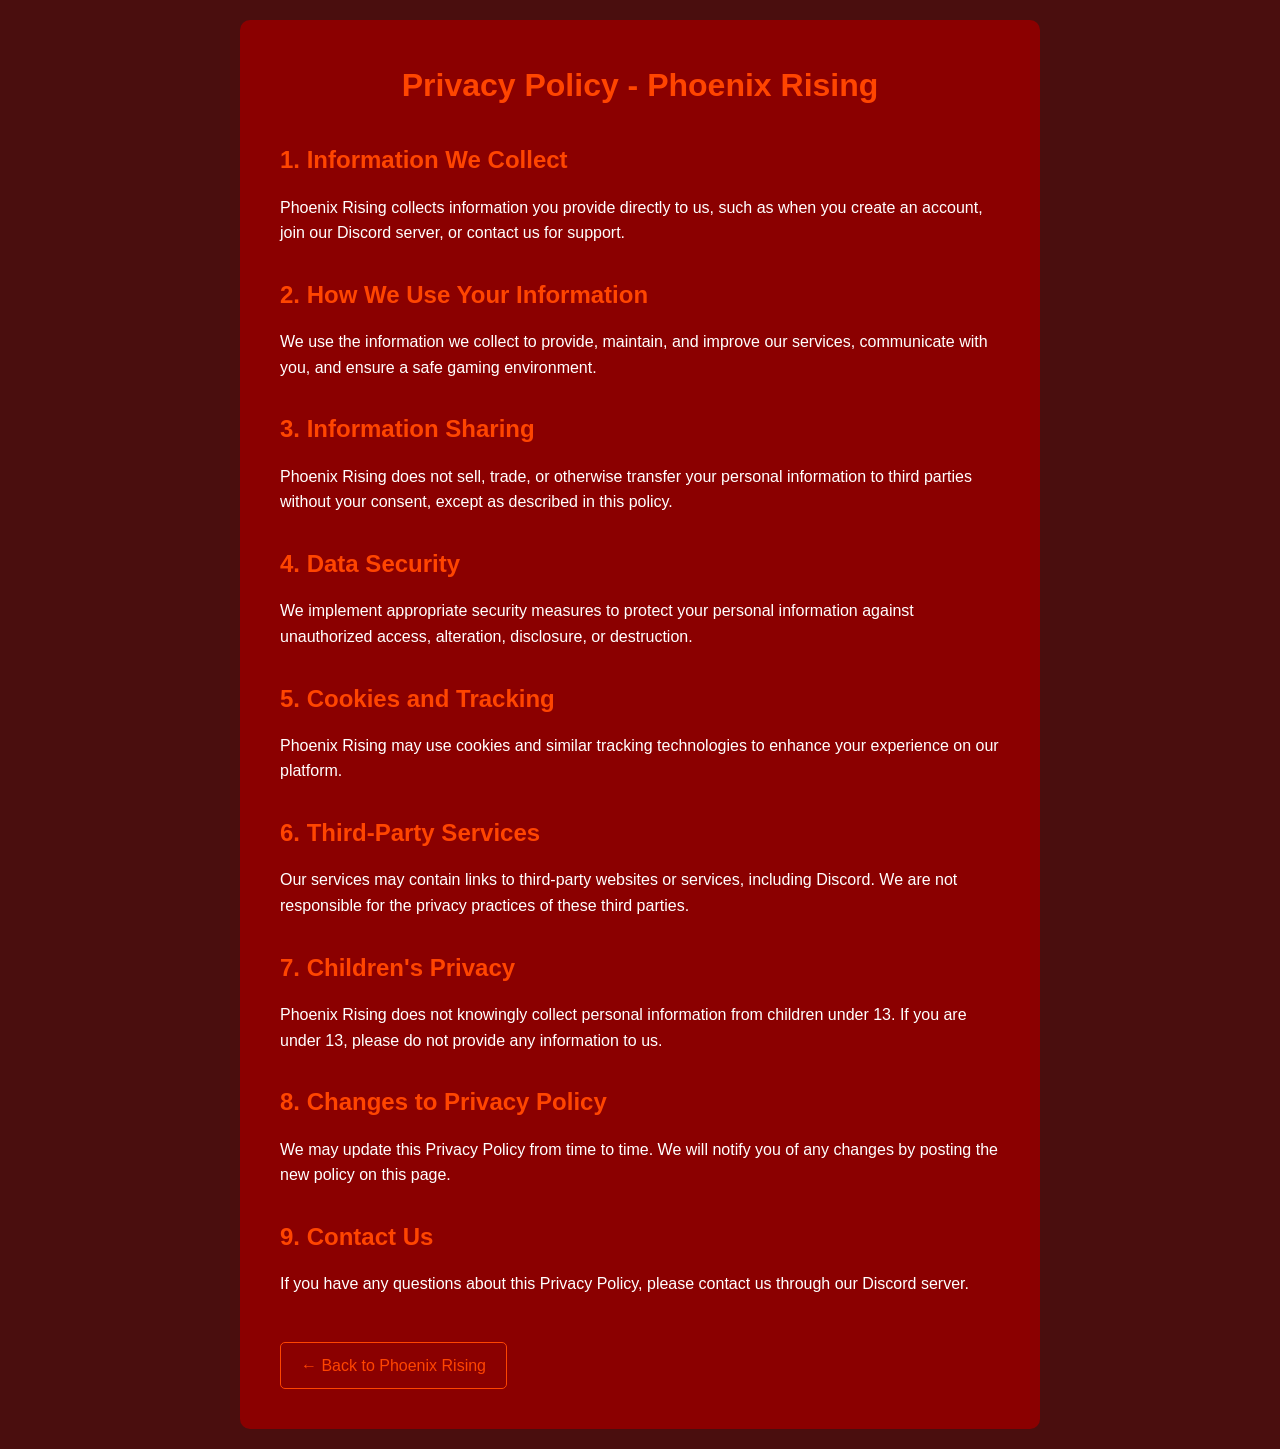
<file: phoenixrising-privacy.html>
<!DOCTYPE html>
<html lang="pt-br">
<head>
    <meta charset="UTF-8">
    <meta name="viewport" content="width=device-width, initial-scale=1.0">
    <title>Privacy Policy - Phoenix Rising</title>
    <link rel="icon" href="data:image/svg+xml,<svg xmlns='http://www.w3.org/2000/svg' viewBox='0 0 100 100'><text y='.9em' font-size='90'>🔥</text></svg>">
    <style>
        * { margin: 0; padding: 0; box-sizing: border-box; font-family: 'Segoe UI', Tahoma, Geneva, Verdana, sans-serif; }
        body { background-color: #4A0E0E; color: #ffffff; line-height: 1.6; padding: 20px; }
        .container { max-width: 800px; margin: 0 auto; background-color: #8B0000; padding: 40px; border-radius: 10px; }
        h1 { color: #FF4500; margin-bottom: 30px; text-align: center; }
        h2 { color: #FF4500; margin-top: 30px; margin-bottom: 15px; }
        p { margin-bottom: 15px; }
        .back-link { display: inline-block; margin-top: 30px; color: #FF4500; text-decoration: none; padding: 10px 20px; border: 1px solid #FF4500; border-radius: 5px; transition: all 0.3s ease; }
        .back-link:hover { background-color: #FF4500; color: white; }
    </style>
</head>
<body>
    <div class="container">
        <h1>Privacy Policy - Phoenix Rising</h1>
        <h2>1. Information We Collect</h2>
        <p>Phoenix Rising collects information you provide directly to us, such as when you create an account, join our Discord server, or contact us for support.</p>
        <h2>2. How We Use Your Information</h2>
        <p>We use the information we collect to provide, maintain, and improve our services, communicate with you, and ensure a safe gaming environment.</p>
        <h2>3. Information Sharing</h2>
        <p>Phoenix Rising does not sell, trade, or otherwise transfer your personal information to third parties without your consent, except as described in this policy.</p>
        <h2>4. Data Security</h2>
        <p>We implement appropriate security measures to protect your personal information against unauthorized access, alteration, disclosure, or destruction.</p>
        <h2>5. Cookies and Tracking</h2>
        <p>Phoenix Rising may use cookies and similar tracking technologies to enhance your experience on our platform.</p>
        <h2>6. Third-Party Services</h2>
        <p>Our services may contain links to third-party websites or services, including Discord. We are not responsible for the privacy practices of these third parties.</p>
        <h2>7. Children's Privacy</h2>
        <p>Phoenix Rising does not knowingly collect personal information from children under 13. If you are under 13, please do not provide any information to us.</p>
        <h2>8. Changes to Privacy Policy</h2>
        <p>We may update this Privacy Policy from time to time. We will notify you of any changes by posting the new policy on this page.</p>
        <h2>9. Contact Us</h2>
        <p>If you have any questions about this Privacy Policy, please contact us through our Discord server.</p>
        <a href="phoenixrising.html" class="back-link">← Back to Phoenix Rising</a>
    </div>
</body>
</html>
</file>
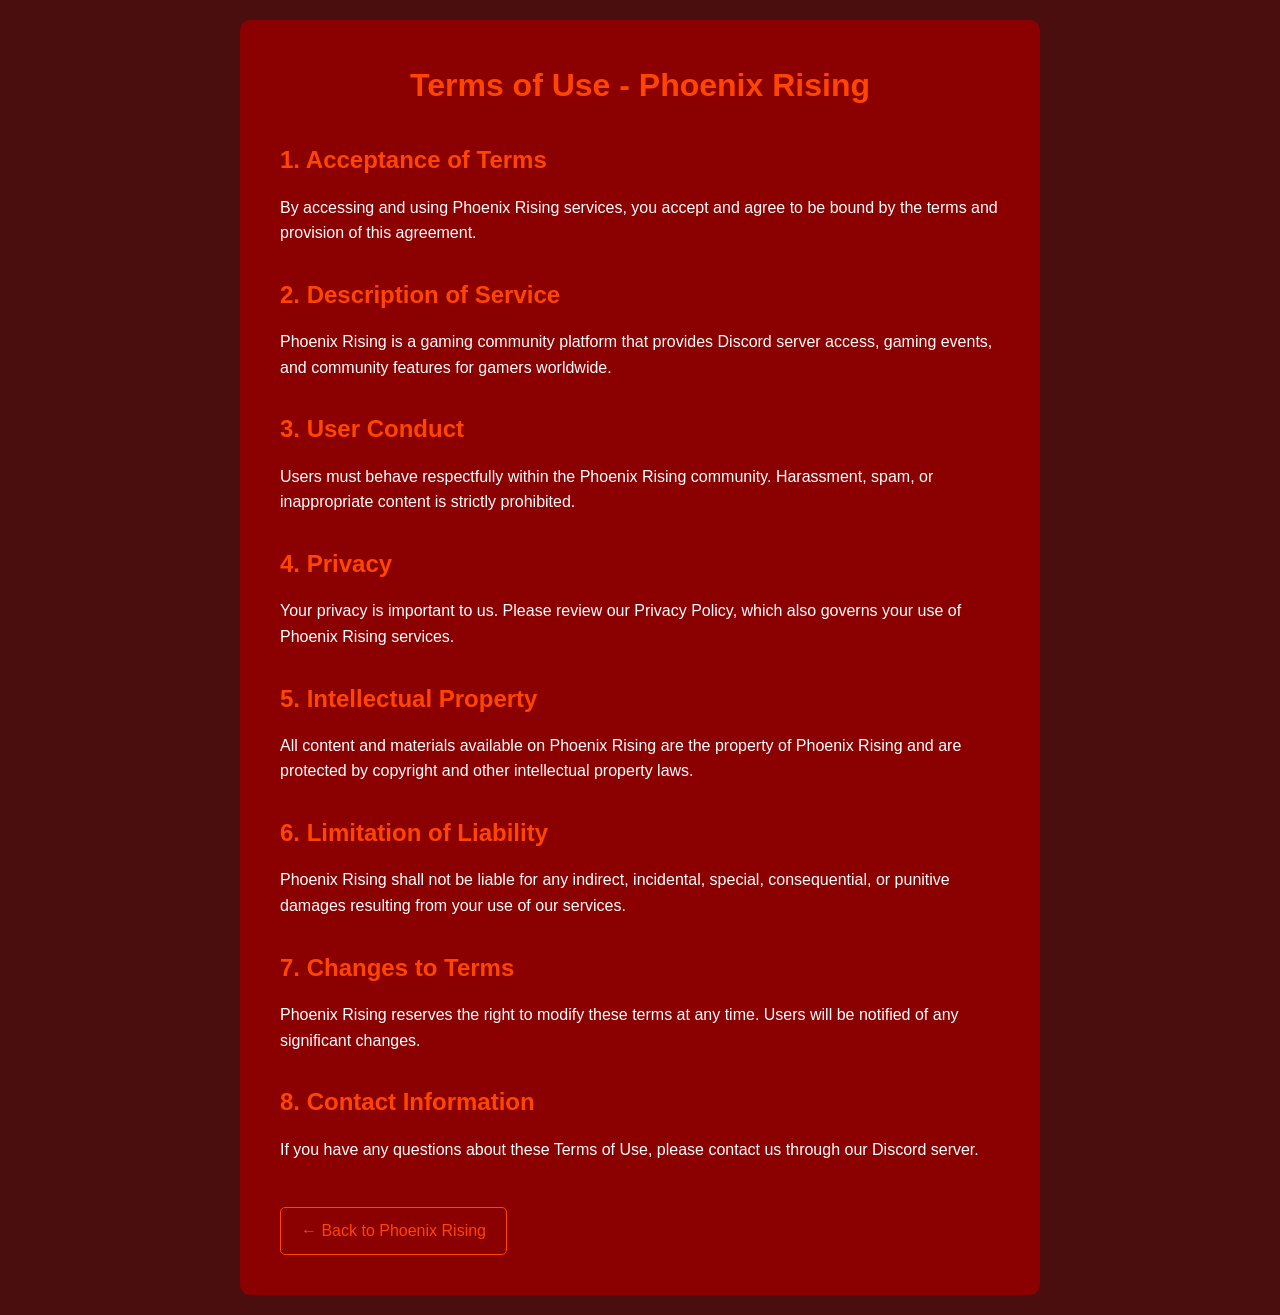
<file: phoenixrising-terms.html>
<!DOCTYPE html>
<html lang="pt-br">
<head>
    <meta charset="UTF-8">
    <meta name="viewport" content="width=device-width, initial-scale=1.0">
    <title>Terms of Use - Phoenix Rising</title>
    <link rel="icon" href="data:image/svg+xml,<svg xmlns='http://www.w3.org/2000/svg' viewBox='0 0 100 100'><text y='.9em' font-size='90'>🔥</text></svg>">
    <style>
        * { margin: 0; padding: 0; box-sizing: border-box; font-family: 'Segoe UI', Tahoma, Geneva, Verdana, sans-serif; }
        body { background-color: #4A0E0E; color: #ffffff; line-height: 1.6; padding: 20px; }
        .container { max-width: 800px; margin: 0 auto; background-color: #8B0000; padding: 40px; border-radius: 10px; }
        h1 { color: #FF4500; margin-bottom: 30px; text-align: center; }
        h2 { color: #FF4500; margin-top: 30px; margin-bottom: 15px; }
        p { margin-bottom: 15px; }
        .back-link { display: inline-block; margin-top: 30px; color: #FF4500; text-decoration: none; padding: 10px 20px; border: 1px solid #FF4500; border-radius: 5px; transition: all 0.3s ease; }
        .back-link:hover { background-color: #FF4500; color: white; }
    </style>
</head>
<body>
    <div class="container">
        <h1>Terms of Use - Phoenix Rising</h1>
        <h2>1. Acceptance of Terms</h2>
        <p>By accessing and using Phoenix Rising services, you accept and agree to be bound by the terms and provision of this agreement.</p>
        <h2>2. Description of Service</h2>
        <p>Phoenix Rising is a gaming community platform that provides Discord server access, gaming events, and community features for gamers worldwide.</p>
        <h2>3. User Conduct</h2>
        <p>Users must behave respectfully within the Phoenix Rising community. Harassment, spam, or inappropriate content is strictly prohibited.</p>
        <h2>4. Privacy</h2>
        <p>Your privacy is important to us. Please review our Privacy Policy, which also governs your use of Phoenix Rising services.</p>
        <h2>5. Intellectual Property</h2>
        <p>All content and materials available on Phoenix Rising are the property of Phoenix Rising and are protected by copyright and other intellectual property laws.</p>
        <h2>6. Limitation of Liability</h2>
        <p>Phoenix Rising shall not be liable for any indirect, incidental, special, consequential, or punitive damages resulting from your use of our services.</p>
        <h2>7. Changes to Terms</h2>
        <p>Phoenix Rising reserves the right to modify these terms at any time. Users will be notified of any significant changes.</p>
        <h2>8. Contact Information</h2>
        <p>If you have any questions about these Terms of Use, please contact us through our Discord server.</p>
        <a href="phoenixrising.html" class="back-link">← Back to Phoenix Rising</a>
    </div>
</body>
</html>
</file>
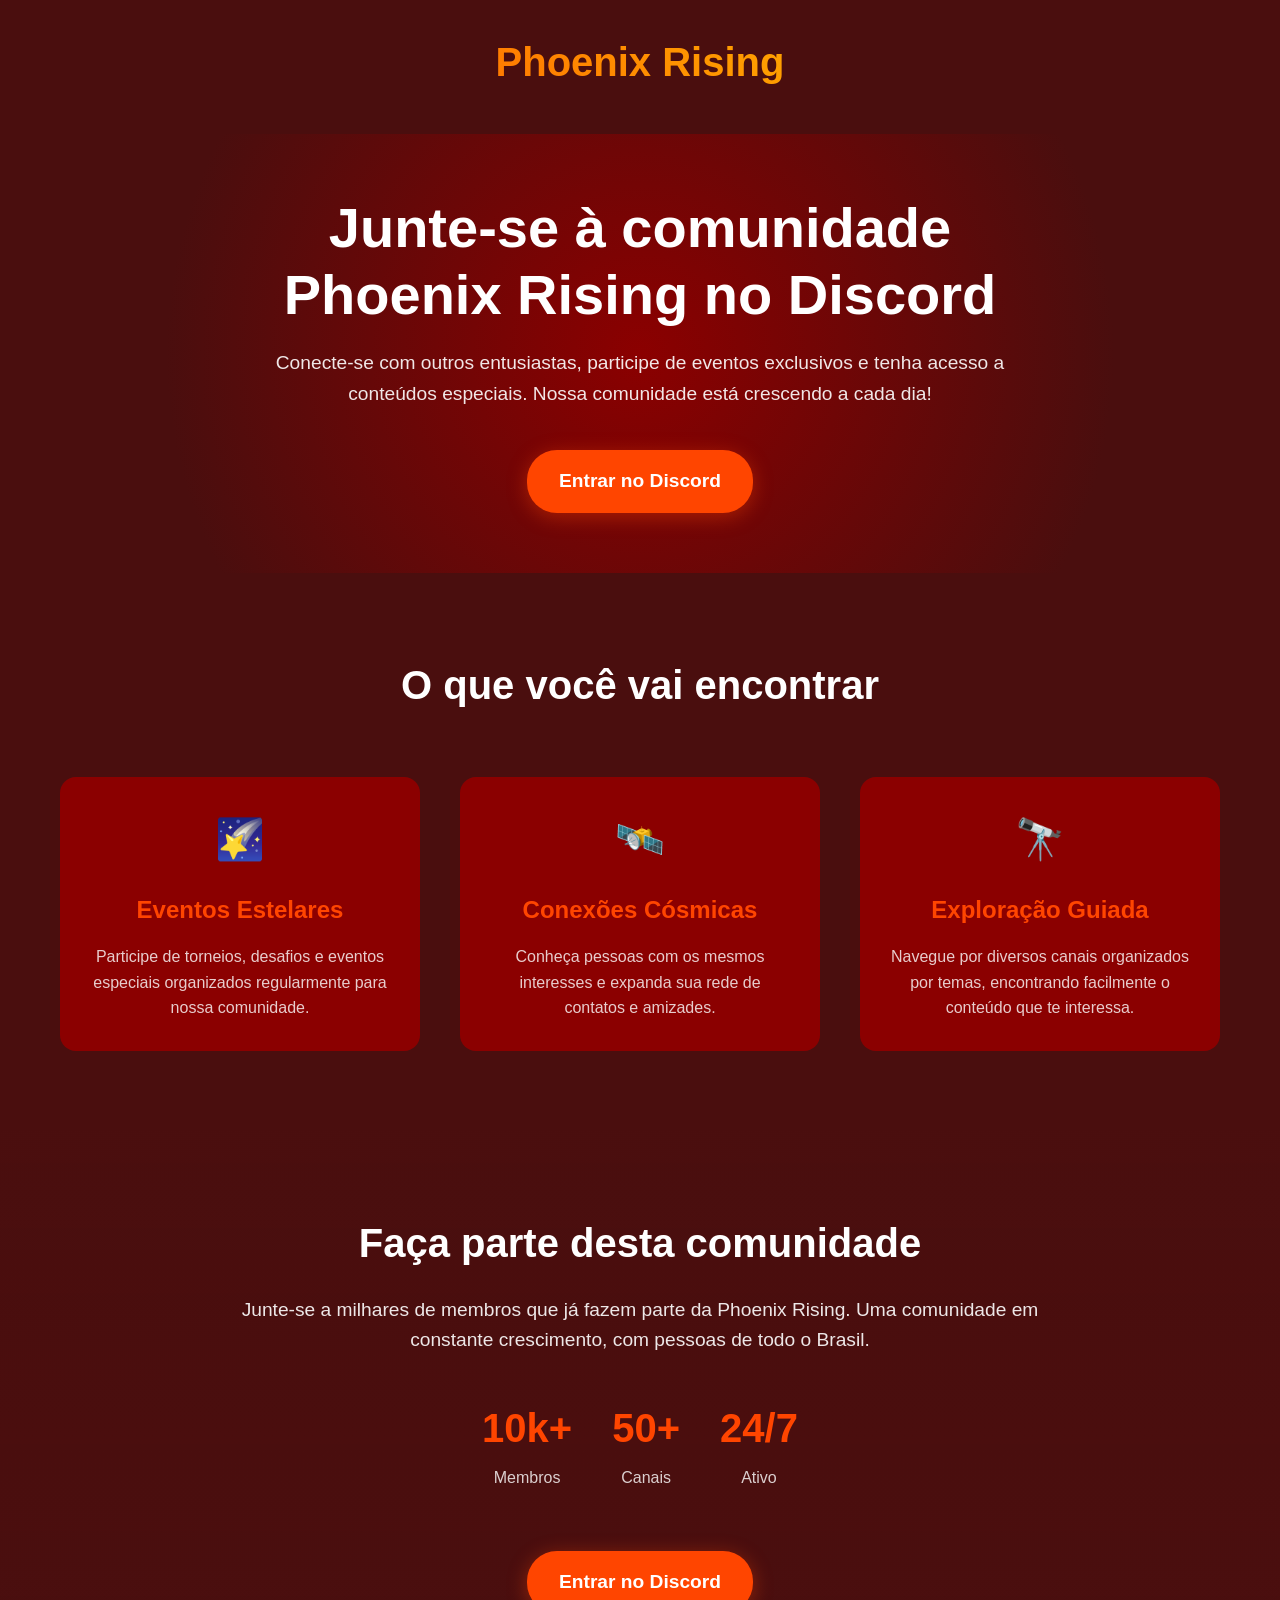
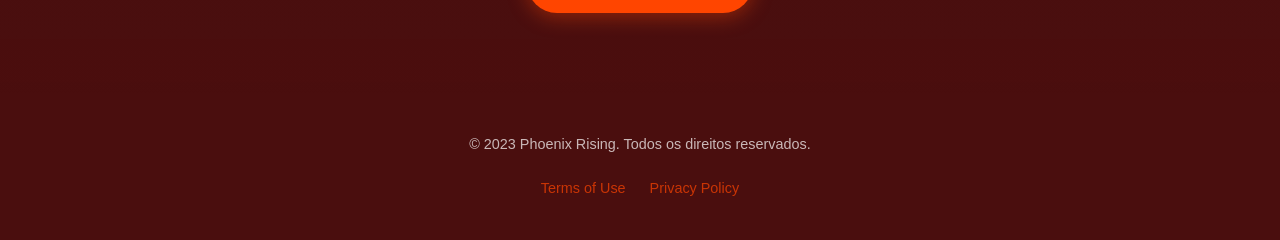
<file: phoenixrising.html>
<!DOCTYPE html>
<html lang="pt-br">
<head>
    <meta charset="UTF-8">
    <meta name="viewport" content="width=device-width, initial-scale=1.0">
    <title>Phoenix Rising | Legendary Gaming Hub</title>
    <link rel="icon" href="data:image/svg+xml,<svg xmlns='http://www.w3.org/2000/svg' viewBox='0 0 100 100'><text y='.9em' font-size='90'>🔥</text></svg>">
    <style>
        * {
            margin: 0;
            padding: 0;
            box-sizing: border-box;
            font-family: 'Segoe UI', Tahoma, Geneva, Verdana, sans-serif;
        }
        
        body {
            background-color: #4A0E0E;
            color: #ffffff;
            line-height: 1.6;
        }
        
        .cosmic-container {
            max-width: 1200px;
            margin: 0 auto;
            padding: 0 20px;
        }
        
        .cosmic-header {
            padding: 30px 0;
            text-align: center;
        }
        
        .cosmic-title {
            font-size: 2.5rem;
            font-weight: 800;
            margin-bottom: 10px;
            background: linear-gradient(45deg, #FF4500, #FFD700);
            -webkit-background-clip: text;
            background-clip: text;
            -webkit-text-fill-color: transparent;
        }
        
        .cosmic-intro {
            padding: 60px 0;
            text-align: center;
            background: radial-gradient(circle at center, #8B0000 0%, #4A0E0E 70%);
        }
        
        .cosmic-intro h1 {
            font-size: 3.5rem;
            margin-bottom: 20px;
            line-height: 1.2;
        }
        
        .cosmic-intro p {
            font-size: 1.2rem;
            margin-bottom: 40px;
            max-width: 800px;
            margin-left: auto;
            margin-right: auto;
            opacity: 0.9;
        }
        
        .cosmic-portal {
            display: inline-block;
            background-color: #FF4500;
            color: white;
            padding: 16px 32px;
            font-size: 1.2rem;
            font-weight: 600;
            text-decoration: none;
            border-radius: 30px;
            transition: all 0.3s ease;
            box-shadow: 0 4px 20px rgba(255, 69, 0, 0.4);
        }
        
        .cosmic-portal:hover {
            transform: translateY(-3px);
            box-shadow: 0 6px 25px rgba(255, 69, 0, 0.6);
        }
        
        .cosmic-benefits {
            padding: 80px 0;
        }
        
        .cosmic-benefits h2 {
            text-align: center;
            font-size: 2.5rem;
            margin-bottom: 60px;
        }
        
        .benefits-matrix {
            display: grid;
            grid-template-columns: repeat(auto-fit, minmax(300px, 1fr));
            gap: 40px;
        }
        
        .benefit-node {
            background-color: #8B0000;
            border-radius: 16px;
            padding: 30px;
            text-align: center;
            transition: transform 0.3s ease;
        }
        
        .benefit-node:hover {
            transform: translateY(-10px);
        }
        
        .node-icon {
            font-size: 2.5rem;
            margin-bottom: 20px;
        }
        
        .benefit-node h3 {
            font-size: 1.5rem;
            margin-bottom: 15px;
            color: #FF4500;
        }
        
        .benefit-node p {
            opacity: 0.8;
        }
        
        .cosmic-society {
            padding: 80px 0;
            text-align: center;
            background: linear-gradient(rgba(74, 14, 14, 0.8), rgba(74, 14, 14, 0.9)), url('https://placehold.co/1200x800/8B0000/8B0000') no-repeat center center;
            background-size: cover;
        }
        
        .cosmic-society h2 {
            font-size: 2.5rem;
            margin-bottom: 20px;
        }
        
        .cosmic-society p {
            font-size: 1.2rem;
            margin-bottom: 40px;
            max-width: 800px;
            margin-left: auto;
            margin-right: auto;
            opacity: 0.9;
        }
        
        .cosmic-metrics {
            display: flex;
            justify-content: center;
            flex-wrap: wrap;
            gap: 40px;
            margin-bottom: 60px;
        }
        
        .metric-star {
            text-align: center;
        }
        
        .star-value {
            font-size: 2.5rem;
            font-weight: 700;
            margin-bottom: 5px;
            color: #FF4500;
        }
        
        .star-label {
            font-size: 1rem;
            opacity: 0.8;
        }
        
        .cosmic-footer {
            padding: 40px 0;
            text-align: center;
            opacity: 0.7;
            font-size: 0.9rem;
        }
        
        @media (max-width: 768px) {
            .cosmic-intro h1 {
                font-size: 2.5rem;
            }
            
            .cosmic-intro p, .cosmic-society p {
                font-size: 1rem;
            }
            
            .benefits-matrix {
                grid-template-columns: 1fr;
            }
            
            .cosmic-metrics {
                gap: 20px;
            }
        }
    </style>
</head>
<body>
    <header class="cosmic-header">
        <div class="cosmic-container">
            <div class="cosmic-title">Phoenix Rising</div>
        </div>
    </header>
    
    <section class="cosmic-intro">
        <div class="cosmic-container">
            <h1>Junte-se à comunidade<br>Phoenix Rising no Discord</h1>
            <p>Conecte-se com outros entusiastas, participe de eventos exclusivos e tenha acesso a conteúdos especiais. Nossa comunidade está crescendo a cada dia!</p>
            <a href="https://discord.com/invite/PzVeqjERNw" class="cosmic-portal">Entrar no Discord</a>
        </div>
    </section>
    
    <section class="cosmic-benefits">
        <div class="cosmic-container">
            <h2>O que você vai encontrar</h2>
            <div class="benefits-matrix">
                <div class="benefit-node">
                    <div class="node-icon">🌠</div>
                    <h3>Eventos Estelares</h3>
                    <p>Participe de torneios, desafios e eventos especiais organizados regularmente para nossa comunidade.</p>
                </div>
                <div class="benefit-node">
                    <div class="node-icon">🛰️</div>
                    <h3>Conexões Cósmicas</h3>
                    <p>Conheça pessoas com os mesmos interesses e expanda sua rede de contatos e amizades.</p>
                </div>
                <div class="benefit-node">
                    <div class="node-icon">🔭</div>
                    <h3>Exploração Guiada</h3>
                    <p>Navegue por diversos canais organizados por temas, encontrando facilmente o conteúdo que te interessa.</p>
                </div>
            </div>
        </div>
    </section>
    
    <section class="cosmic-society">
        <div class="cosmic-container">
            <h2>Faça parte desta comunidade</h2>
            <p>Junte-se a milhares de membros que já fazem parte da Phoenix Rising. Uma comunidade em constante crescimento, com pessoas de todo o Brasil.</p>
            
            <div class="cosmic-metrics">
                <div class="metric-star">
                    <div class="star-value">10k+</div>
                    <div class="star-label">Membros</div>
                </div>
                <div class="metric-star">
                    <div class="star-value">50+</div>
                    <div class="star-label">Canais</div>
                </div>
                <div class="metric-star">
                    <div class="star-value">24/7</div>
                    <div class="star-label">Ativo</div>
                </div>
            </div>
            
            <a href="https://discord.com/invite/PzVeqjERNw" class="cosmic-portal">Entrar no Discord</a>
        </div>
    </section>
    
    <footer class="cosmic-footer">
        <div class="cosmic-container">
            <p>&copy; 2023 Phoenix Rising. Todos os direitos reservados.</p>
            <div style="margin-top: 20px;">
                <a href="phoenixrising-terms.html" style="color: #FF4500; text-decoration: none; margin-right: 20px;">Terms of Use</a>
                <a href="phoenixrising-privacy.html" style="color: #FF4500; text-decoration: none;">Privacy Policy</a>
            </div>
        </div>
    </footer>
</body>
</html>
</file>
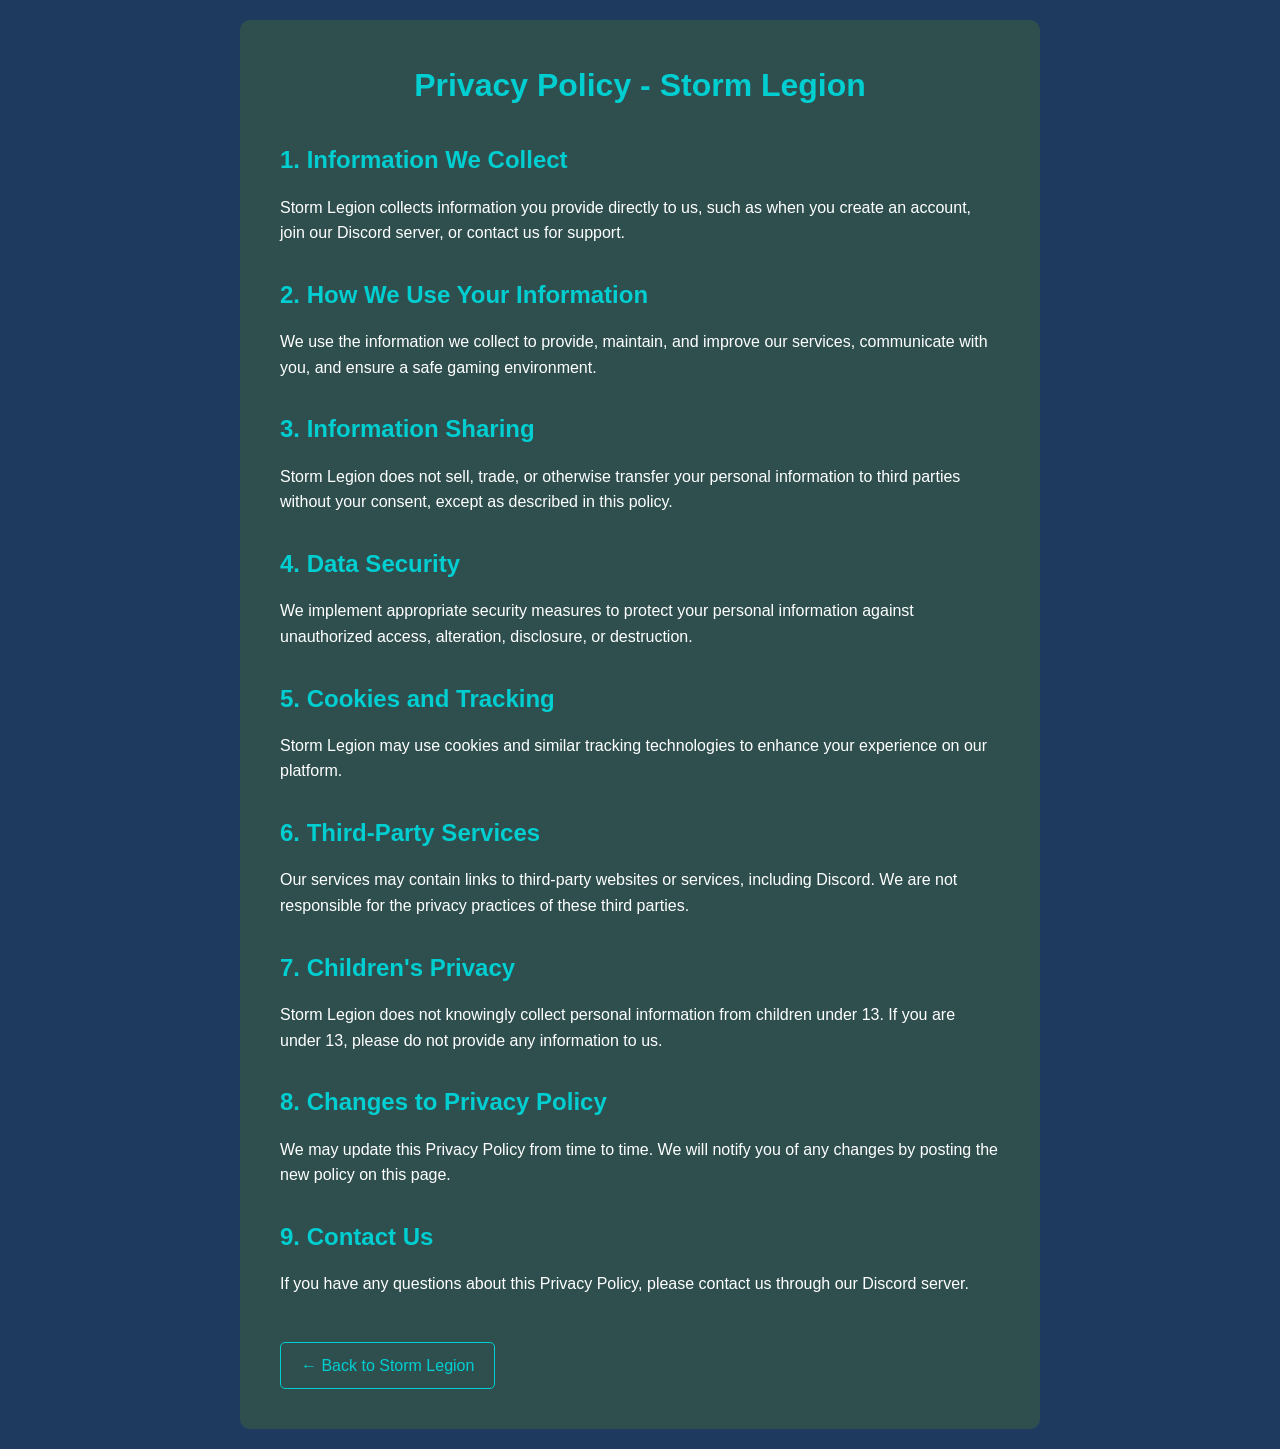
<file: stormlegion-privacy.html>
<!DOCTYPE html>
<html lang="pt-br">
<head>
    <meta charset="UTF-8">
    <meta name="viewport" content="width=device-width, initial-scale=1.0">
    <title>Privacy Policy - Storm Legion</title>
    <link rel="icon" href="data:image/svg+xml,<svg xmlns='http://www.w3.org/2000/svg' viewBox='0 0 100 100'><text y='.9em' font-size='90'>⚡</text></svg>">
    <style>
        * { margin: 0; padding: 0; box-sizing: border-box; font-family: 'Segoe UI', Tahoma, Geneva, Verdana, sans-serif; }
        body { background-color: #1E3A5F; color: #ffffff; line-height: 1.6; padding: 20px; }
        .container { max-width: 800px; margin: 0 auto; background-color: #2F4F4F; padding: 40px; border-radius: 10px; }
        h1 { color: #00CED1; margin-bottom: 30px; text-align: center; }
        h2 { color: #00CED1; margin-top: 30px; margin-bottom: 15px; }
        p { margin-bottom: 15px; }
        .back-link { display: inline-block; margin-top: 30px; color: #00CED1; text-decoration: none; padding: 10px 20px; border: 1px solid #00CED1; border-radius: 5px; transition: all 0.3s ease; }
        .back-link:hover { background-color: #00CED1; color: white; }
    </style>
</head>
<body>
    <div class="container">
        <h1>Privacy Policy - Storm Legion</h1>
        <h2>1. Information We Collect</h2>
        <p>Storm Legion collects information you provide directly to us, such as when you create an account, join our Discord server, or contact us for support.</p>
        <h2>2. How We Use Your Information</h2>
        <p>We use the information we collect to provide, maintain, and improve our services, communicate with you, and ensure a safe gaming environment.</p>
        <h2>3. Information Sharing</h2>
        <p>Storm Legion does not sell, trade, or otherwise transfer your personal information to third parties without your consent, except as described in this policy.</p>
        <h2>4. Data Security</h2>
        <p>We implement appropriate security measures to protect your personal information against unauthorized access, alteration, disclosure, or destruction.</p>
        <h2>5. Cookies and Tracking</h2>
        <p>Storm Legion may use cookies and similar tracking technologies to enhance your experience on our platform.</p>
        <h2>6. Third-Party Services</h2>
        <p>Our services may contain links to third-party websites or services, including Discord. We are not responsible for the privacy practices of these third parties.</p>
        <h2>7. Children's Privacy</h2>
        <p>Storm Legion does not knowingly collect personal information from children under 13. If you are under 13, please do not provide any information to us.</p>
        <h2>8. Changes to Privacy Policy</h2>
        <p>We may update this Privacy Policy from time to time. We will notify you of any changes by posting the new policy on this page.</p>
        <h2>9. Contact Us</h2>
        <p>If you have any questions about this Privacy Policy, please contact us through our Discord server.</p>
        <a href="stormlegion.html" class="back-link">← Back to Storm Legion</a>
    </div>
</body>
</html>
</file>
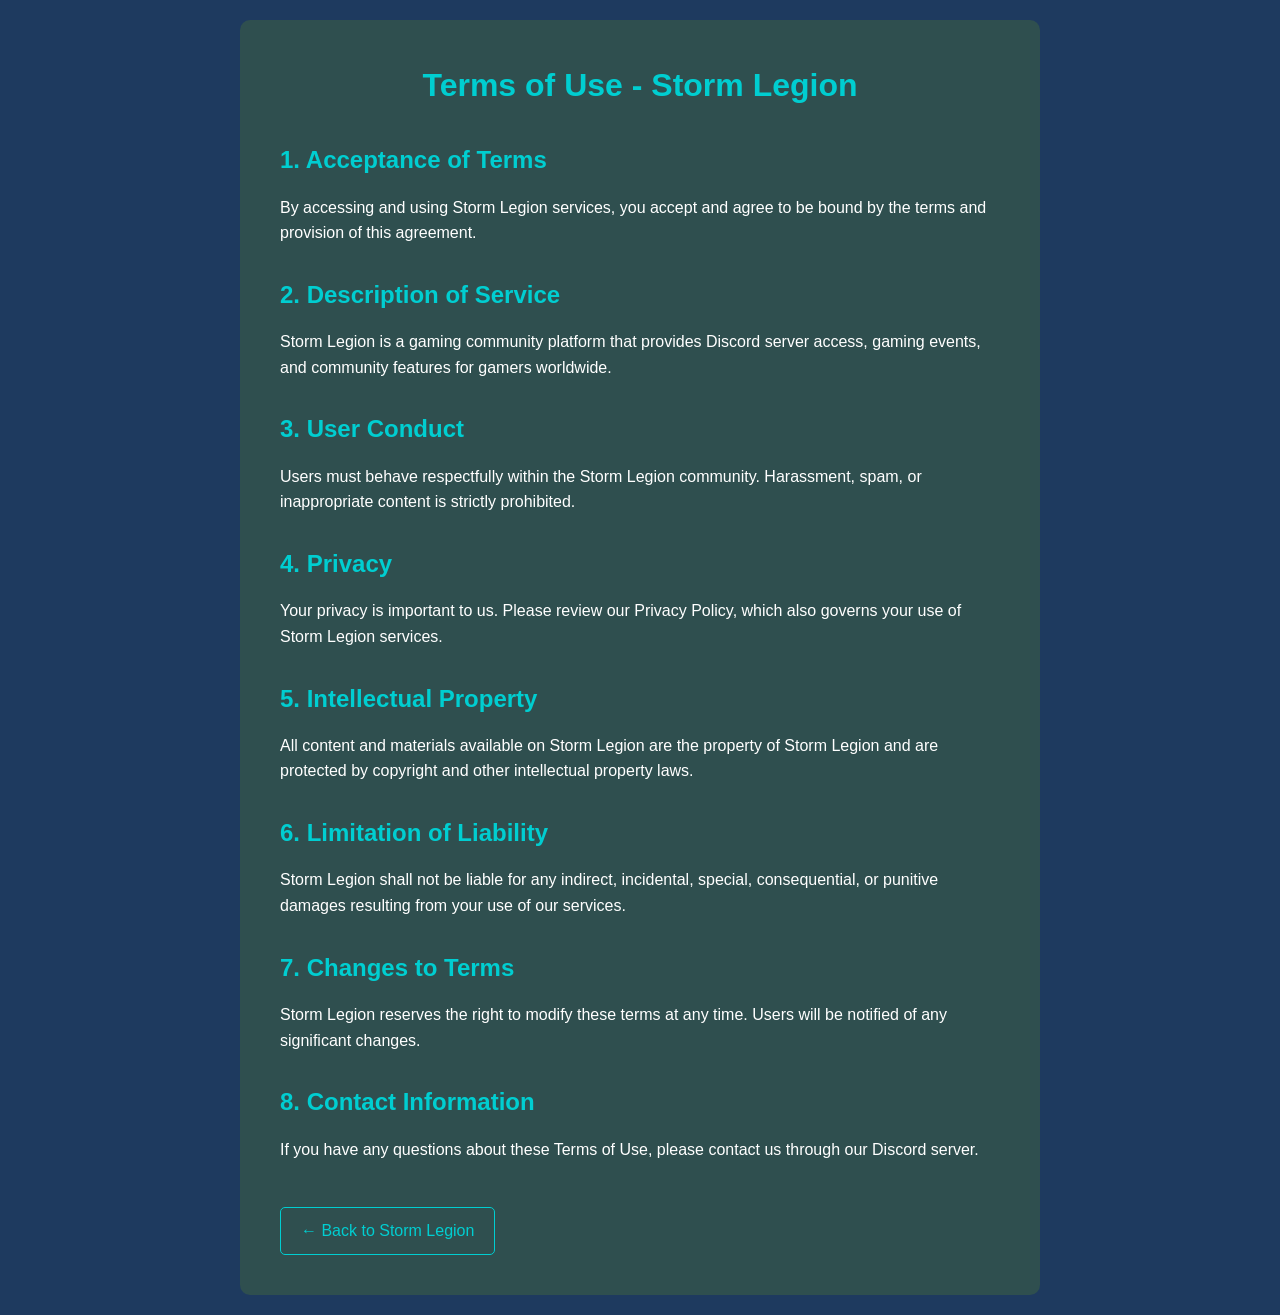
<file: stormlegion-terms.html>
<!DOCTYPE html>
<html lang="pt-br">
<head>
    <meta charset="UTF-8">
    <meta name="viewport" content="width=device-width, initial-scale=1.0">
    <title>Terms of Use - Storm Legion</title>
    <link rel="icon" href="data:image/svg+xml,<svg xmlns='http://www.w3.org/2000/svg' viewBox='0 0 100 100'><text y='.9em' font-size='90'>⚡</text></svg>">
    <style>
        * { margin: 0; padding: 0; box-sizing: border-box; font-family: 'Segoe UI', Tahoma, Geneva, Verdana, sans-serif; }
        body { background-color: #1E3A5F; color: #ffffff; line-height: 1.6; padding: 20px; }
        .container { max-width: 800px; margin: 0 auto; background-color: #2F4F4F; padding: 40px; border-radius: 10px; }
        h1 { color: #00CED1; margin-bottom: 30px; text-align: center; }
        h2 { color: #00CED1; margin-top: 30px; margin-bottom: 15px; }
        p { margin-bottom: 15px; }
        .back-link { display: inline-block; margin-top: 30px; color: #00CED1; text-decoration: none; padding: 10px 20px; border: 1px solid #00CED1; border-radius: 5px; transition: all 0.3s ease; }
        .back-link:hover { background-color: #00CED1; color: white; }
    </style>
</head>
<body>
    <div class="container">
        <h1>Terms of Use - Storm Legion</h1>
        <h2>1. Acceptance of Terms</h2>
        <p>By accessing and using Storm Legion services, you accept and agree to be bound by the terms and provision of this agreement.</p>
        <h2>2. Description of Service</h2>
        <p>Storm Legion is a gaming community platform that provides Discord server access, gaming events, and community features for gamers worldwide.</p>
        <h2>3. User Conduct</h2>
        <p>Users must behave respectfully within the Storm Legion community. Harassment, spam, or inappropriate content is strictly prohibited.</p>
        <h2>4. Privacy</h2>
        <p>Your privacy is important to us. Please review our Privacy Policy, which also governs your use of Storm Legion services.</p>
        <h2>5. Intellectual Property</h2>
        <p>All content and materials available on Storm Legion are the property of Storm Legion and are protected by copyright and other intellectual property laws.</p>
        <h2>6. Limitation of Liability</h2>
        <p>Storm Legion shall not be liable for any indirect, incidental, special, consequential, or punitive damages resulting from your use of our services.</p>
        <h2>7. Changes to Terms</h2>
        <p>Storm Legion reserves the right to modify these terms at any time. Users will be notified of any significant changes.</p>
        <h2>8. Contact Information</h2>
        <p>If you have any questions about these Terms of Use, please contact us through our Discord server.</p>
        <a href="stormlegion.html" class="back-link">← Back to Storm Legion</a>
    </div>
</body>
</html>
</file>
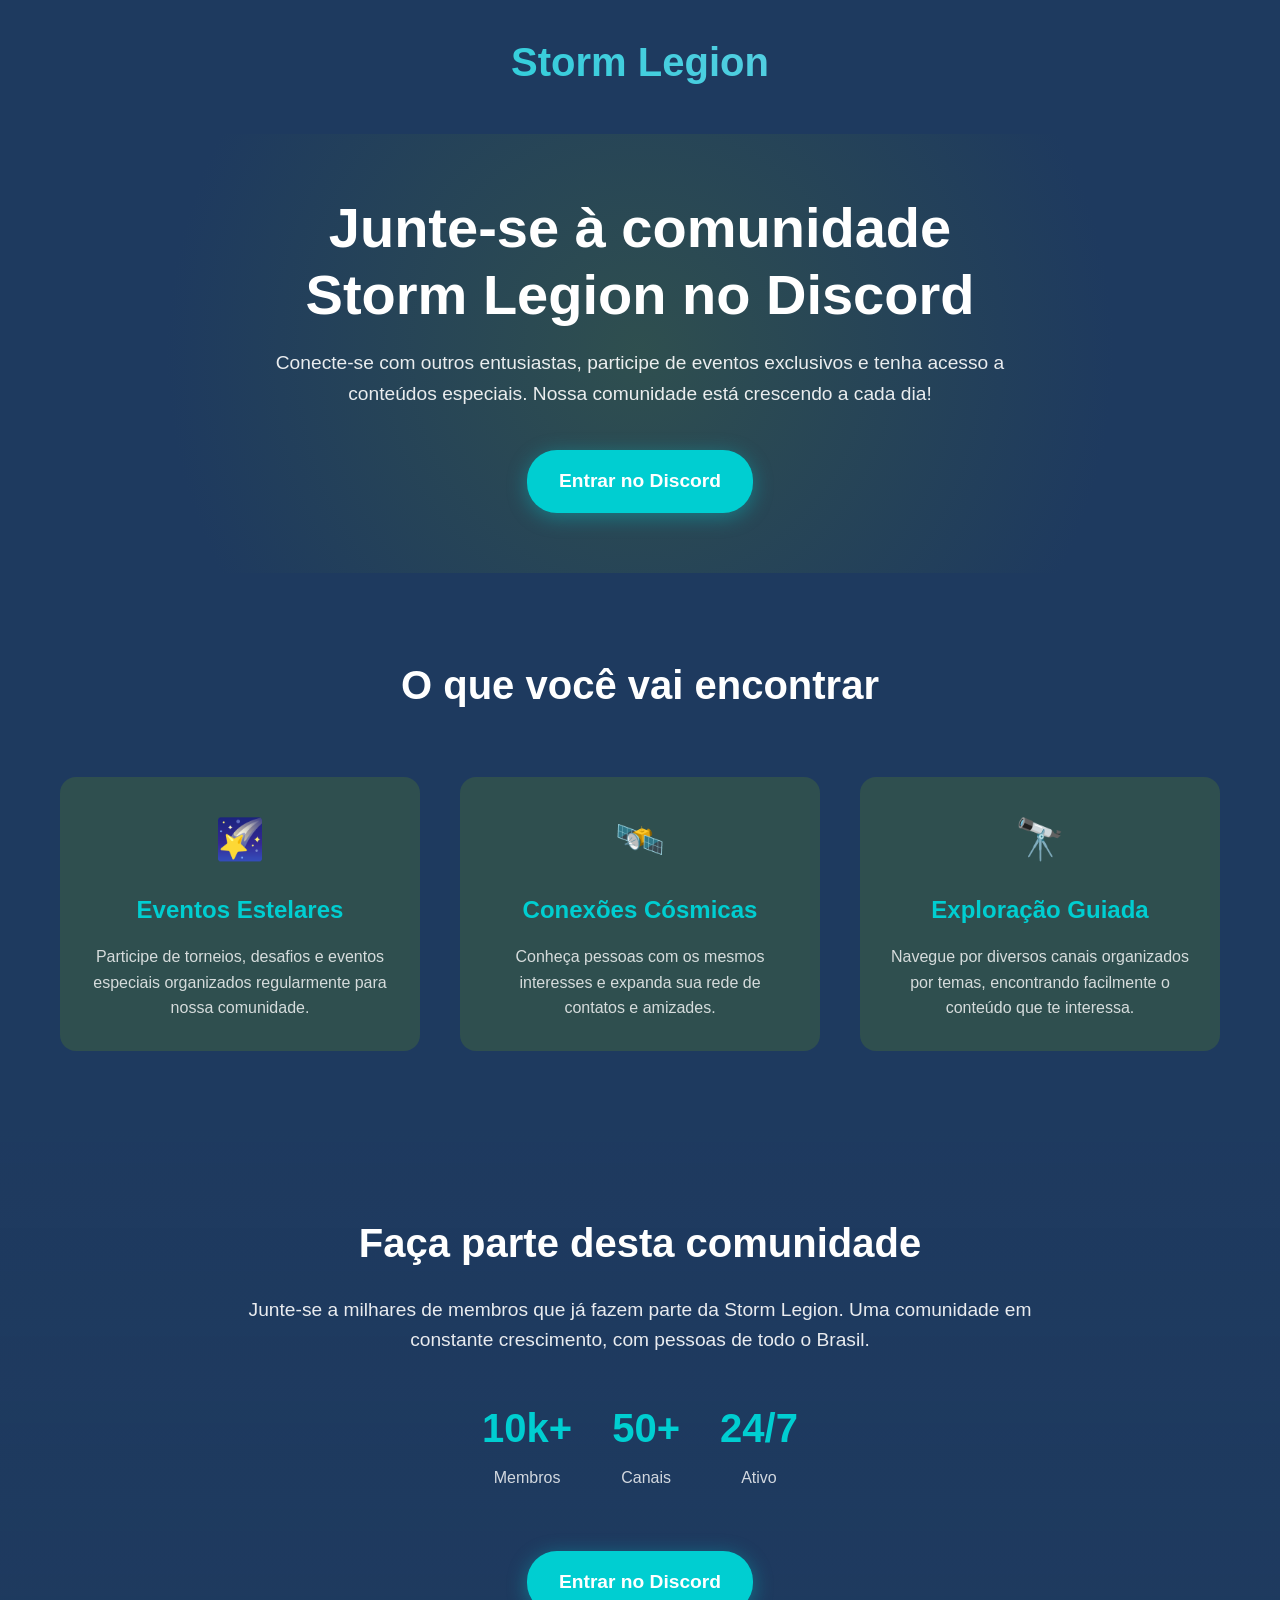
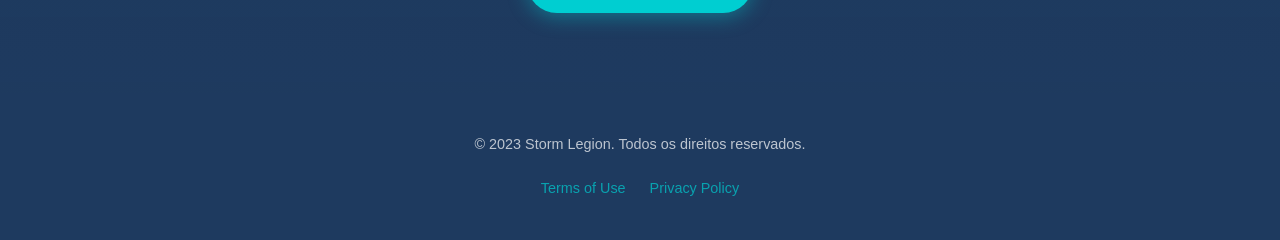
<file: stormlegion.html>
<!DOCTYPE html>
<html lang="pt-br">
<head>
    <meta charset="UTF-8">
    <meta name="viewport" content="width=device-width, initial-scale=1.0">
    <title>Storm Legion | Thunder Strike Force</title>
    <link rel="icon" href="data:image/svg+xml,<svg xmlns='http://www.w3.org/2000/svg' viewBox='0 0 100 100'><text y='.9em' font-size='90'>⚡</text></svg>">
    <style>
        * {
            margin: 0;
            padding: 0;
            box-sizing: border-box;
            font-family: 'Segoe UI', Tahoma, Geneva, Verdana, sans-serif;
        }
        
        body {
            background-color: #1E3A5F;
            color: #ffffff;
            line-height: 1.6;
        }
        
        .cosmic-container {
            max-width: 1200px;
            margin: 0 auto;
            padding: 0 20px;
        }
        
        .cosmic-header {
            padding: 30px 0;
            text-align: center;
        }
        
        .cosmic-title {
            font-size: 2.5rem;
            font-weight: 800;
            margin-bottom: 10px;
            background: linear-gradient(45deg, #00CED1, #87CEEB);
            -webkit-background-clip: text;
            background-clip: text;
            -webkit-text-fill-color: transparent;
        }
        
        .cosmic-intro {
            padding: 60px 0;
            text-align: center;
            background: radial-gradient(circle at center, #2F4F4F 0%, #1E3A5F 70%);
        }
        
        .cosmic-intro h1 {
            font-size: 3.5rem;
            margin-bottom: 20px;
            line-height: 1.2;
        }
        
        .cosmic-intro p {
            font-size: 1.2rem;
            margin-bottom: 40px;
            max-width: 800px;
            margin-left: auto;
            margin-right: auto;
            opacity: 0.9;
        }
        
        .cosmic-portal {
            display: inline-block;
            background-color: #00CED1;
            color: white;
            padding: 16px 32px;
            font-size: 1.2rem;
            font-weight: 600;
            text-decoration: none;
            border-radius: 30px;
            transition: all 0.3s ease;
            box-shadow: 0 4px 20px rgba(0, 206, 209, 0.4);
        }
        
        .cosmic-portal:hover {
            transform: translateY(-3px);
            box-shadow: 0 6px 25px rgba(0, 206, 209, 0.6);
        }
        
        .cosmic-benefits {
            padding: 80px 0;
        }
        
        .cosmic-benefits h2 {
            text-align: center;
            font-size: 2.5rem;
            margin-bottom: 60px;
        }
        
        .benefits-matrix {
            display: grid;
            grid-template-columns: repeat(auto-fit, minmax(300px, 1fr));
            gap: 40px;
        }
        
        .benefit-node {
            background-color: #2F4F4F;
            border-radius: 16px;
            padding: 30px;
            text-align: center;
            transition: transform 0.3s ease;
        }
        
        .benefit-node:hover {
            transform: translateY(-10px);
        }
        
        .node-icon {
            font-size: 2.5rem;
            margin-bottom: 20px;
        }
        
        .benefit-node h3 {
            font-size: 1.5rem;
            margin-bottom: 15px;
            color: #00CED1;
        }
        
        .benefit-node p {
            opacity: 0.8;
        }
        
        .cosmic-society {
            padding: 80px 0;
            text-align: center;
            background: linear-gradient(rgba(30, 58, 95, 0.8), rgba(30, 58, 95, 0.9)), url('https://placehold.co/1200x800/2F4F4F/2F4F4F') no-repeat center center;
            background-size: cover;
        }
        
        .cosmic-society h2 {
            font-size: 2.5rem;
            margin-bottom: 20px;
        }
        
        .cosmic-society p {
            font-size: 1.2rem;
            margin-bottom: 40px;
            max-width: 800px;
            margin-left: auto;
            margin-right: auto;
            opacity: 0.9;
        }
        
        .cosmic-metrics {
            display: flex;
            justify-content: center;
            flex-wrap: wrap;
            gap: 40px;
            margin-bottom: 60px;
        }
        
        .metric-star {
            text-align: center;
        }
        
        .star-value {
            font-size: 2.5rem;
            font-weight: 700;
            margin-bottom: 5px;
            color: #00CED1;
        }
        
        .star-label {
            font-size: 1rem;
            opacity: 0.8;
        }
        
        .cosmic-footer {
            padding: 40px 0;
            text-align: center;
            opacity: 0.7;
            font-size: 0.9rem;
        }
        
        @media (max-width: 768px) {
            .cosmic-intro h1 {
                font-size: 2.5rem;
            }
            
            .cosmic-intro p, .cosmic-society p {
                font-size: 1rem;
            }
            
            .benefits-matrix {
                grid-template-columns: 1fr;
            }
            
            .cosmic-metrics {
                gap: 20px;
            }
        }
    </style>
</head>
<body>
    <header class="cosmic-header">
        <div class="cosmic-container">
            <div class="cosmic-title">Storm Legion</div>
        </div>
    </header>
    
    <section class="cosmic-intro">
        <div class="cosmic-container">
            <h1>Junte-se à comunidade<br>Storm Legion no Discord</h1>
            <p>Conecte-se com outros entusiastas, participe de eventos exclusivos e tenha acesso a conteúdos especiais. Nossa comunidade está crescendo a cada dia!</p>
            <a href="https://discord.com/invite/PzVeqjERNw" class="cosmic-portal">Entrar no Discord</a>
        </div>
    </section>
    
    <section class="cosmic-benefits">
        <div class="cosmic-container">
            <h2>O que você vai encontrar</h2>
            <div class="benefits-matrix">
                <div class="benefit-node">
                    <div class="node-icon">🌠</div>
                    <h3>Eventos Estelares</h3>
                    <p>Participe de torneios, desafios e eventos especiais organizados regularmente para nossa comunidade.</p>
                </div>
                <div class="benefit-node">
                    <div class="node-icon">🛰️</div>
                    <h3>Conexões Cósmicas</h3>
                    <p>Conheça pessoas com os mesmos interesses e expanda sua rede de contatos e amizades.</p>
                </div>
                <div class="benefit-node">
                    <div class="node-icon">🔭</div>
                    <h3>Exploração Guiada</h3>
                    <p>Navegue por diversos canais organizados por temas, encontrando facilmente o conteúdo que te interessa.</p>
                </div>
            </div>
        </div>
    </section>
    
    <section class="cosmic-society">
        <div class="cosmic-container">
            <h2>Faça parte desta comunidade</h2>
            <p>Junte-se a milhares de membros que já fazem parte da Storm Legion. Uma comunidade em constante crescimento, com pessoas de todo o Brasil.</p>
            
            <div class="cosmic-metrics">
                <div class="metric-star">
                    <div class="star-value">10k+</div>
                    <div class="star-label">Membros</div>
                </div>
                <div class="metric-star">
                    <div class="star-value">50+</div>
                    <div class="star-label">Canais</div>
                </div>
                <div class="metric-star">
                    <div class="star-value">24/7</div>
                    <div class="star-label">Ativo</div>
                </div>
            </div>
            
            <a href="https://discord.com/invite/PzVeqjERNw" class="cosmic-portal">Entrar no Discord</a>
        </div>
    </section>
    
    <footer class="cosmic-footer">
        <div class="cosmic-container">
            <p>&copy; 2023 Storm Legion. Todos os direitos reservados.</p>
            <div style="margin-top: 20px;">
                <a href="stormlegion-terms.html" style="color: #00CED1; text-decoration: none; margin-right: 20px;">Terms of Use</a>
                <a href="stormlegion-privacy.html" style="color: #00CED1; text-decoration: none;">Privacy Policy</a>
            </div>
        </div>
    </footer>
</body>
</html>
</file>
